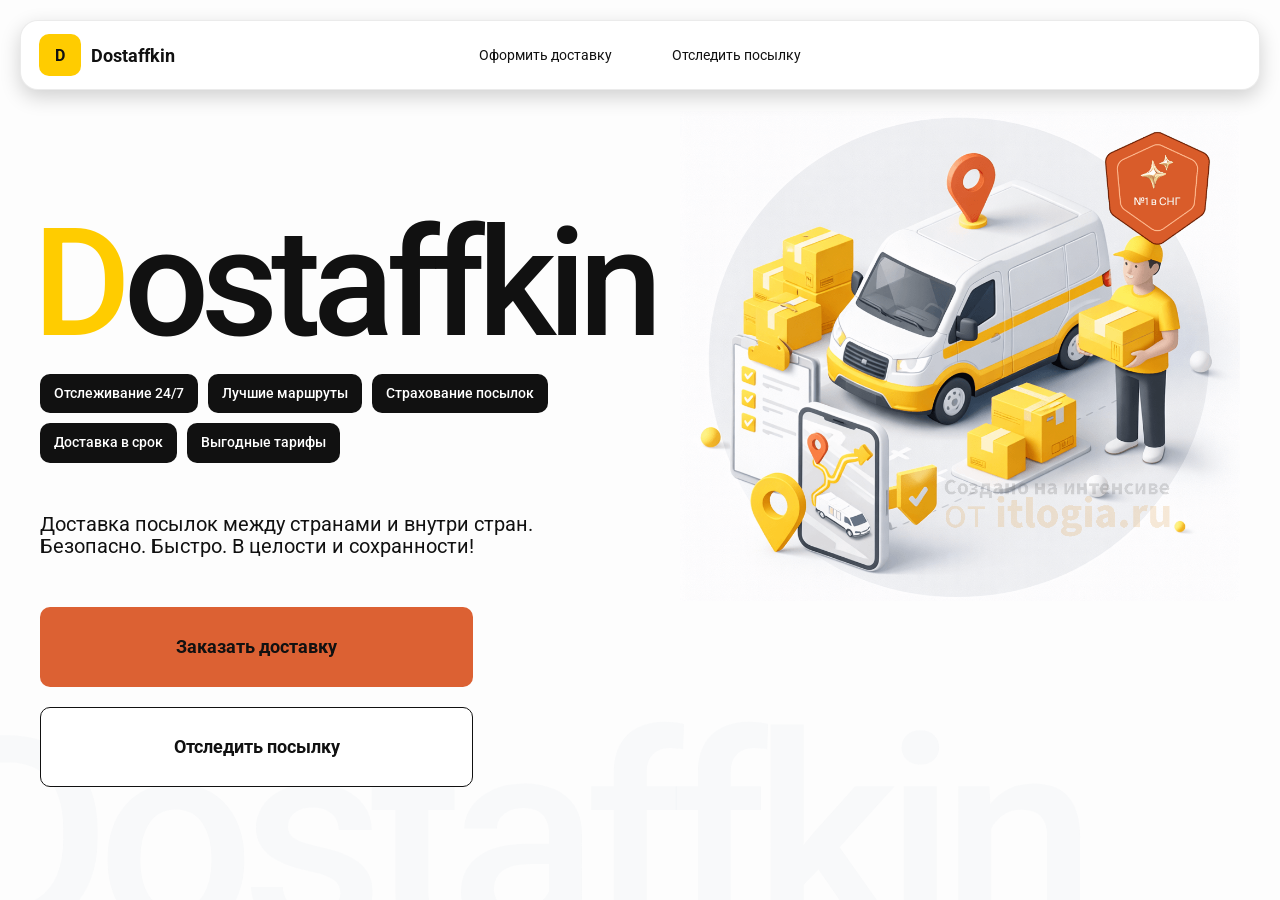
<file: index.html>
<!doctype html>
<html lang="ru">

<head>
    <meta charset="utf-8" />
    <meta name="viewport" content="width=device-width,initial-scale=1,maximum-scale=1,user-scalable=0" />

    <title>Dostaffkin — Доставка посылок между странами и внутри стран. Безопасно. Быстро. В целости и сохранности!
    </title>
    <link rel="stylesheet" href="styles/base.css" />
    <link rel="stylesheet" href="styles/base_adaptive.css" />
    <link rel="stylesheet" href="styles/index.css" />
    <link rel="stylesheet" href="styles/index_adaptive.css" />
</head>

<body>
    <div class="container">
        <header class="header">
            <a class="header-brand" href="#">
                <div class="header-logo">D</div>
                <div class="header-title">Dostaffkin</div>
            </a>
            <nav class="header-menu">
                <a class="header-link" href="order.html">Оформить <span>доставку</span></a>
                <a class="header-link" href="track.html">Отследить <span>посылку</span></a>
            </nav>
        </header>
        <main class="main">
            <section class="main-info">
                <div class="main-title">
                    <span>D</span>ostaffkin
                </div>
                <div class="main-features">
                    <div class="main-feature">Отслеживание 24/7</div>
                    <div class="main-feature">Лучшие маршруты</div>
                    <div class="main-feature">Страхование посылок</div>
                    <div class="main-feature">Доставка в срок</div>
                    <div class="main-feature">Выгодные тарифы</div>
                </div>
                <div class="main-description">
                    Доставка посылок между странами и внутри стран.
                    Безопасно. Быстро. В целости и сохранности!
                </div>
                <div class="main-actions">
                    <a class="button" type="button" href="./order.html">Заказать доставку</a>
                    <a class="button button-white" type="button" href="./track.html">Отследить посылку</a>
                </div>

            </section>
            <div class="main-title-ghost">Dostaffkin</div>
            <section class="main-image">
                <img src="images/main-image.png" alt="Main image" />
            </section>

        </main>

    </div>


</body>

</html>
</file>
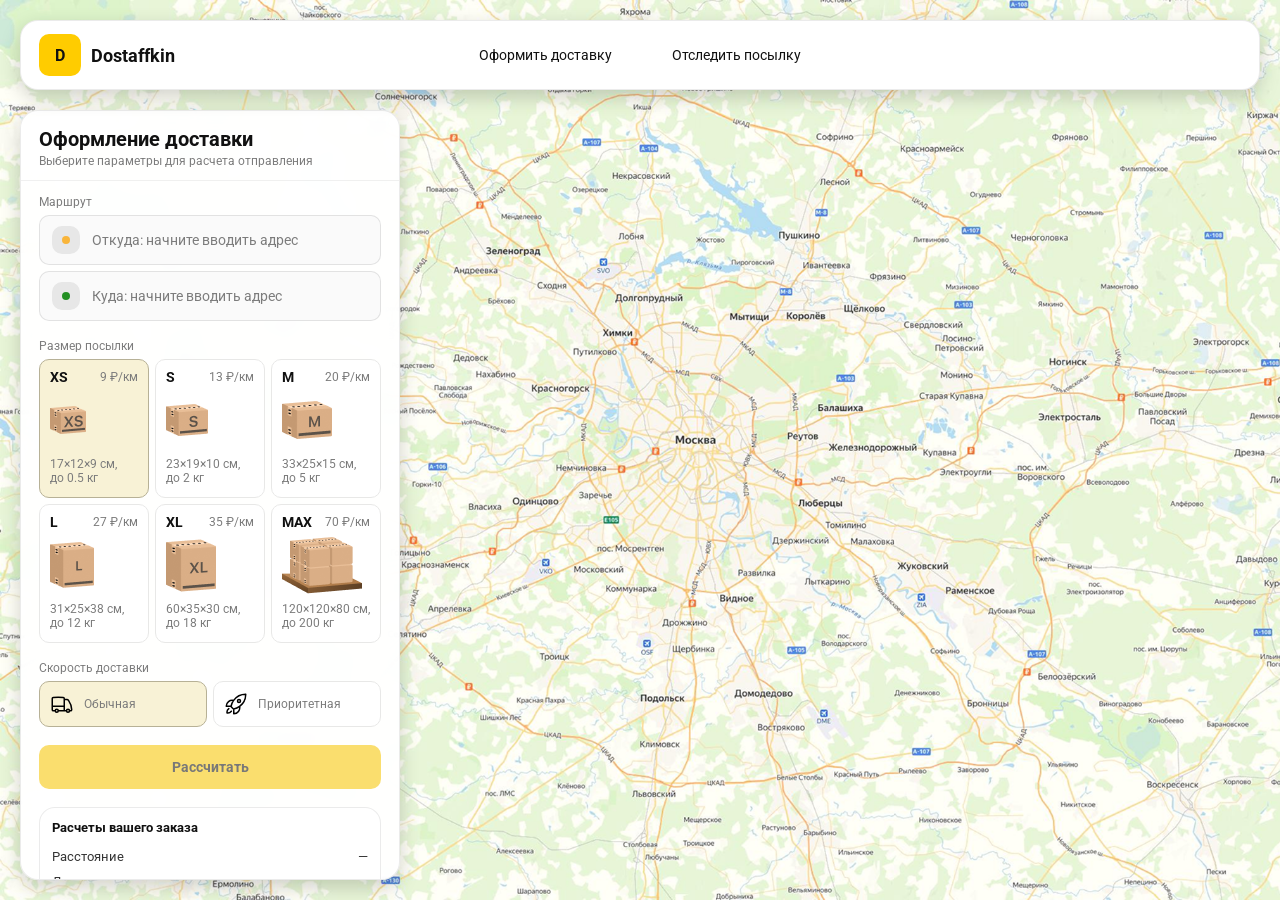
<file: order.html>
<!doctype html>
<html lang="ru">

<head>
    <meta charset="utf-8" />
    <meta name="viewport" content="width=device-width,initial-scale=1,maximum-scale=1,user-scalable=0" />
    <title>Оформление доставки</title>

    <link rel="stylesheet" href="styles/base.css" />
    <link rel="stylesheet" href="styles/base_adaptive.css" />

    <link rel="stylesheet" href="styles/order.css" />
    <link rel="stylesheet" href="styles/order_adaptive.css" />
</head>

<body>
    <div id="map"></div>

    <header class="header">
        <a class="header-brand" href="./index.html">
            <div class="header-logo">D</div>
            <div class="header-title">Dostaffkin</div>
        </a>
        <nav class="header-menu">
            <a class="header-link" href="#">Оформить <span>доставку</span></a>
            <a class="header-link" href="./track.html">Отследить <span>посылку</span></a>
        </nav>
    </header>
    <aside class="main" id="sidebar">
        <div class="main-header">
            <div class="main-title">Оформление доставки</div>
            <div class="main-text">Выберите параметры для расчета отправления</div>
        </div>
        <div class="main-content">
            <div class="main-route">
                <div class="main-block-title">Маршрут</div>
                <div class="main-fields">
                    <div class="main-field" id="fromField">
                        <div class="main-pin"></div>
                        <input id="from" placeholder="Откуда: начните вводить адрес" autocomplete="off" />
                        <div class="main-ac" id="fromAc" role="listbox" aria-label="Подсказки адресов"></div>
                    </div>

                    <div class="main-field" id="toField">
                        <div class="main-pin"></div>
                        <input id="to" placeholder="Куда: начните вводить адрес" autocomplete="off" />
                        <div class="main-ac" id="toAc" role="listbox" aria-label="Подсказки адресов"></div>
                    </div>
                </div>
            </div>
            <div class="main-package">
                <div class="main-block-title">Размер посылки</div>

                <div class="main-sizes">
                    <div class="main-size-card is-active" data-value="xs">
                        <div class="main-size-top">
                            <div class="main-size-label">XS</div>
                            <div class="main-size-rate">9 ₽/км</div>
                        </div>
                        <div class="main-size-media">
                            <img src="images/sizes/xs.png" alt="Короб XS" />
                        </div>
                        <div class="main-size-description">17×12×9 см,<br>до 0.5 кг</div>
                    </div>

                    <div class="main-size-card" data-value="s">
                        <div class="main-size-top">
                            <div class="main-size-label">S</div>
                            <div class="main-size-rate">13 ₽/км</div>
                        </div>
                        <div class="main-size-media">
                            <img src="images/sizes/s.png" alt="Короб S" />
                        </div>
                        <div class="main-size-description">23×19×10 см,<br>до 2 кг</div>
                    </div>

                    <div class="main-size-card" data-value="m">
                        <div class="main-size-top">
                            <div class="main-size-label">M</div>
                            <div class="main-size-rate">20 ₽/км</div>
                        </div>
                        <div class="main-size-media">
                            <img src="images/sizes/m.png" alt="Короб M" />
                        </div>
                        <div class="main-size-description">33×25×15 см,<br>до 5 кг</div>
                    </div>

                    <div class="main-size-card" data-value="l">
                        <div class="main-size-top">
                            <div class="main-size-label">L</div>
                            <div class="main-size-rate">27 ₽/км</div>
                        </div>
                        <div class="main-size-media">
                            <img src="images/sizes/l.png" alt="Короб L" />
                        </div>
                        <div class="main-size-description">31×25×38 см,<br>до 12 кг</div>
                    </div>

                    <div class="main-size-card" data-value="xl">
                        <div class="main-size-top">
                            <div class="main-size-label">XL</div>
                            <div class="main-size-rate">35 ₽/км</div>
                        </div>
                        <div class="main-size-media">
                            <img src="images/sizes/xl.png" alt="Короб XL" />
                        </div>
                        <div class="main-size-description">60×35×30 см,<br>до 18 кг</div>
                    </div>

                    <div class="main-size-card" data-value="max">
                        <div class="main-size-top">
                            <div class="main-size-label">MAX</div>
                            <div class="main-size-rate">70 ₽/км</div>
                        </div>
                        <div class="main-size-media main-size-media-palleta">
                            <img src="images/sizes/max.png" alt="Паллета" />
                        </div>
                        <div class="main-size-description">120×120×80 см,<br>до 200 кг</div>
                    </div>
                </div>
            </div>
            <div class="main-speed">
                <div class="main-block-title">Скорость доставки</div>

                <div class="main-speeds">
                    <div class="main-speed-card is-active" data-value="regular">
                        <img class="main-speed-media" src="images/icons/regular.svg" alt="Regular" />
                        <div class="main-speed-description">Обычная</div>
                    </div>
                    <div class="main-speed-card" data-value="fast">
                        <img class="main-speed-media" src="images/icons/fast.svg" alt="Fast" />
                        <div class="main-speed-description">Приоритетная</div>
                    </div>

                </div>
            </div>
            <div class="main-calculate-block">
                <button id="calc" class="button calculate-button" type="button" disabled>Рассчитать</button>
            </div>
            <div class="main-result" id="result">
                <div class="main-result-title">Расчеты вашего заказа</div>
                <div class="main-result-lines">
                    <div class="main-result-line"><span>Расстояние</span><span id="distanceValue">—</span></div>
                    <div class="main-result-line"><span>Доставим через</span><span id="durationValue">—</span></div>
                    <div class="main-result-line"><span>Тариф</span><span id="rateValue">—</span></div>
                </div>
                <div class="main-price">
                    <div class="main-price-label">Итого</div>
                    <div class="main-price-value" id="totalValue">—</div>
                </div>
            </div>
            <div class="main-order-box">
                <div class="main-order-form" id="orderForm">
                    <div class="main-order-title">Оформление доставки</div>
                    <div class="main-block-info-row">
                        <div class="main-block-title">Контакты</div>
                        <div class="order-fields">
                            <div class="main-field">
                                <input id="customerName" placeholder="Ваше имя" autocomplete="off" />
                            </div>
                            <div class="main-field">
                                <input id="customerPhone" placeholder="Ваш телефон" autocomplete="off"
                                    inputmode="tel" />
                            </div>
                        </div>
                    </div>
                    <div class="main-block-info-row extra-info">
                        <div class="main-block-title">Дополнительная информация</div>
                        <div class="main-field textarea">
                            <textarea id="comment" placeholder="Детали доставки и комментарии"></textarea>
                        </div>
                    </div>
                    <button id="submit" class="button main-submit-request" type="button" disabled>Отправить
                        заявку
                    </button>
                </div>

                <div class="main-order-success" id="orderSuccess">
                    <div class="main-success-icon">✓</div>
                    <div class="main-success-title">Заявка отправлена!</div>
                    <div class="main-success-title">Номер отправления – <span id="orderId"></span></div>
                    <div class="main-success-subtitle">Мы скоро свяжемся с вами</div>
                </div>
            </div>
        </div>
    </aside>
</body>

</html>
</file>
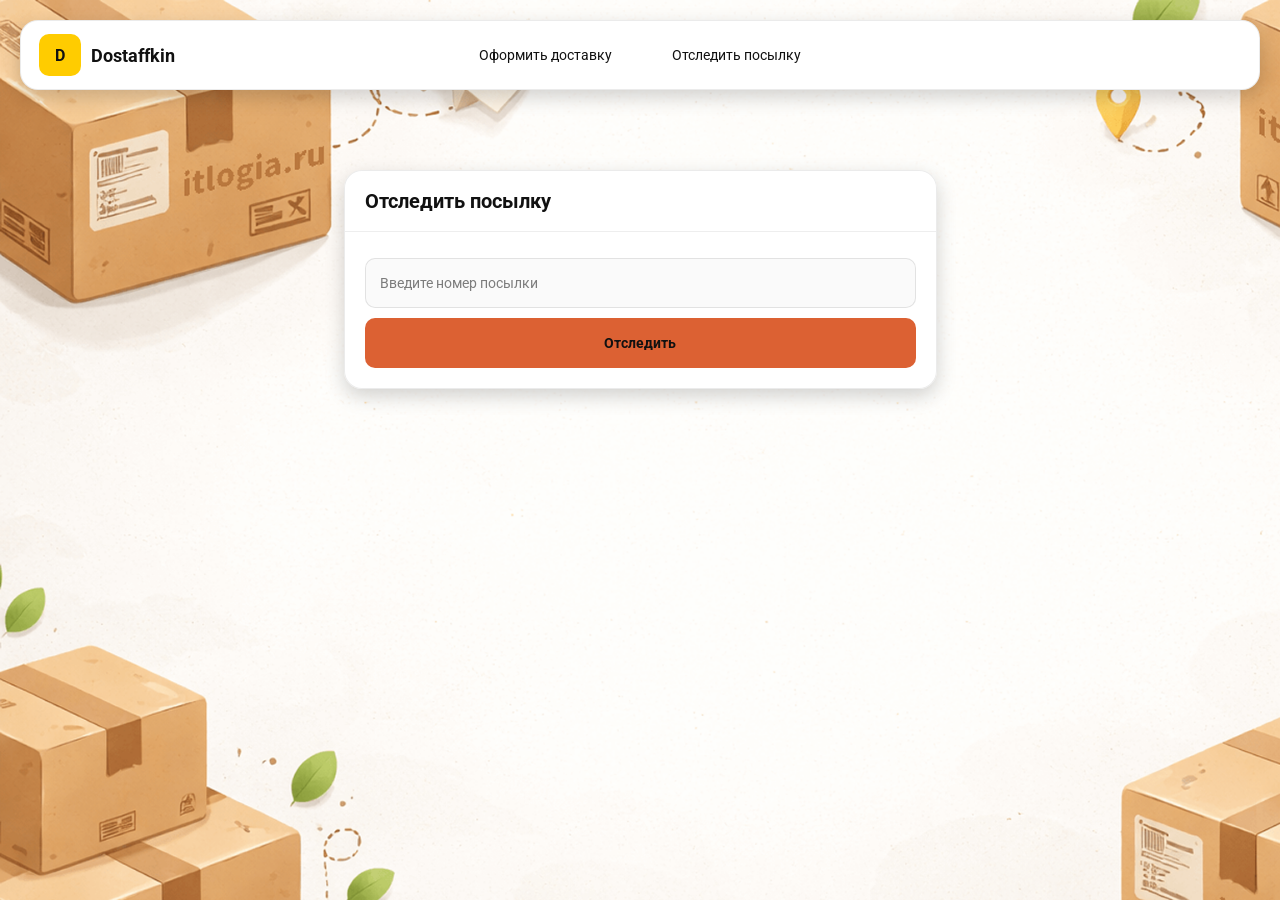
<file: track.html>
<!doctype html>
<html lang="ru">

<head>
    <meta charset="utf-8" />
    <meta name="viewport" content="width=device-width,initial-scale=1,maximum-scale=1,user-scalable=0" />
    <title>Отследить посылку</title>
    <link rel="stylesheet" href="styles/base.css" />
    <link rel="stylesheet" href="styles/base_adaptive.css" />

    <link rel="stylesheet" href="styles/track.css" />
    <link rel="stylesheet" href="styles/track_adaptive.css" />
</head>

<body>
    <div class="container">
        <header class="header">
            <a class="header-brand" href="./index.html">
                <div class="header-logo">D</div>
                <div class="header-title">Dostaffkin</div>
            </a>
            <nav class="header-menu">
                <a class="header-link" href="./order.html">Оформить <span>доставку</span></a>
                <a class="header-link" href="#">Отследить <span>посылку</span></a>
            </nav>
        </header>
        <main class="track-content">
            <section class="track-card track-search">
                <div class="track-title">Отследить посылку</div>
                <div class="track-action">
                    <div class="main-field track-field">
                        <input id="trackNumber" placeholder="Введите номер посылки" autocomplete="off" />
                    </div>
                    <button id="trackButton" class="button track-button" type="button">Отследить</button>
                </div>
            </section>
            <section class="track-card track-result" id="trackResult">
                <div class="track-result-header">
                    <div class="track-id" id="trackIdValue"></div>
                    <div class="track-routes">
                        <div class="track-route">
                            <div class="track-route-pin">
                                <svg xmlns="http://www.w3.org/2000/svg" fill="none" viewBox="0 0 24 24"
                                    stroke-width="1.5" stroke="orange" class="size-6">
                                    <path stroke-linecap="round" stroke-linejoin="round"
                                        d="M15 10.5a3 3 0 1 1-6 0 3 3 0 0 1 6 0Z" />
                                    <path stroke-linecap="round" stroke-linejoin="round"
                                        d="M19.5 10.5c0 7.142-7.5 11.25-7.5 11.25S4.5 17.642 4.5 10.5a7.5 7.5 0 1 1 15 0Z" />
                                </svg>
                            </div>
                            <div class="track-route-address" id="trackFromValue">
                                Откуда: Москва, улица Арбат, 1
                            </div>
                        </div>
                        <div class="track-route track-route-arrow">
                            <svg xmlns="http://www.w3.org/2000/svg" fill="none" viewBox="0 0 24 24" stroke-width="1.5"
                                stroke="currentColor" class="size-6">
                                <path stroke-linecap="round" stroke-linejoin="round"
                                    d="M19.5 13.5 12 21m0 0-7.5-7.5M12 21V3" />
                            </svg>
                        </div>
                        <div class="track-route">
                            <div class="track-route-pin">
                                <svg xmlns="http://www.w3.org/2000/svg" fill="none" viewBox="0 0 24 24"
                                    stroke-width="1.5" stroke="green" class="size-6">
                                    <path stroke-linecap="round" stroke-linejoin="round"
                                        d="M15 10.5a3 3 0 1 1-6 0 3 3 0 0 1 6 0Z" />
                                    <path stroke-linecap="round" stroke-linejoin="round"
                                        d="M19.5 10.5c0 7.142-7.5 11.25-7.5 11.25S4.5 17.642 4.5 10.5a7.5 7.5 0 1 1 15 0Z" />
                                </svg>
                            </div>
                            <div class="track-route-address" id="trackToValue">
                                Куда: Минск, проспект Независимости, 58
                            </div>
                        </div>
                    </div>
                </div>
                <div class="track-info">
                    <div class="track-status-title">Статус данной посылки:</div>
                    <div class="track-status-list" id="trackStatusList">


                        <div class="track-status created">
                            <img src="images/icons/created.svg" class="track-status-icon" alt="Created">
                            <div class="track-status-text">
                                <div class="track-status-text-state">Создан</div>
                                <div class="track-status-text-date">10.01.2026</div>
                            </div>
                        </div>

                        <div class="track-status in-way">
                            <img src="images/icons/in-way.svg" class="track-status-icon" alt="In way">
                            <div class="track-status-text">
                                <div class="track-status-text-state">В пути: Москва</div>
                                <div class="track-status-text-date">18.01.2026</div>
                            </div>
                        </div>

                        <div class="track-status ready">
                            <img src="images/icons/ready.svg" class="track-status-icon" alt="Ready">
                            <div class="track-status-text">
                                <div class="track-status-text-state">Готов к выдаче</div>
                                <div class="track-status-text-date">25.01.2026</div>
                            </div>
                        </div>

                        <div class="track-status done">
                            <img src="images/icons/done.svg" class="track-status-icon" alt="Done">
                            <div class="track-status-text">
                                <div class="track-status-text-state">Вручен</div>
                                <div class="track-status-text-date">27.01.2026</div>
                            </div>
                        </div>

                    </div>
                </div>
            </section>
        </main>
    </div>
</body>

</html>
</file>
<file: styles/base.css>
*,
*::before,
*::after {
    box-sizing: border-box;
}

@font-face {
    font-family: "Roboto";
    src: url("../fonts/Roboto-Regular.ttf");
    font-weight: normal;
}

@font-face {
    font-family: "Roboto";
    src: url("../fonts/Roboto-Bold.ttf");
    font-weight: bold;
}

@font-face {
    font-family: "Roboto";
    src: url("../fonts/Roboto-Medium.ttf");
    font-weight: 500;
}

html,
body {
    margin: 0;
    color: #111111;
    font-family: "Roboto", sans-serif;
}

body {
    background: #FDFDFD;
}

.header {
    border-radius: 18px;
    box-shadow: 0 7px 20px 0 #0000002E;
    backdrop-filter: blur(10px);
    background: #ffffff;
    left: 20px;
    border: 1px solid rgba(0, 0, 0, 0.08);
    position: fixed;
    right: 20px;
    top: 20px;
    padding: 14px 18px;
    height: 70px;
    display: flex;
    align-items: center;
    z-index: 6;
}

.header-brand {
    display: flex;
    align-items: center;
    text-decoration: none;
    gap: 10px;
}

.header-logo {
    width: 42px;
    height: 42px;
    border-radius: 10px;
    background: #FFCC00;
    display: grid;
    place-items: center;
    font-weight: bold;
    color: #111;
}

.header-title {
    font-size: 18px;
    font-weight: bold;
    color: #111111;
    text-decoration: none;
}

.header-menu {
    display: flex;
    align-items: center;
    gap: 60px;
    margin: 0;
    position: absolute;
    left: 50%;
    transform: translateX(-50%);
}

.header-link {
    font-size: 14px;
    color: #111111;
    text-decoration: none;
}
.button {
    border: 0;
    outline: none;
    height: 44px;
    border-radius: 10px;
    font-size: 14px;
    font-weight: bold;
    cursor: pointer;
    font-family: inherit;
    transition: transform .08s ease, opacity .12s ease;
    background: #DC6133;
    color: #111111;
    text-align: center;
    text-decoration: none;
}

.button:hover {
    background-color: #E5BC19;
}

.button:disabled {
    cursor: not-allowed;
    background-color: #FADE6E;
    color: #787878;
    transform: none;
}

.button.button-white {
    background: #ffffff;
    border: 1px solid #111111;
}

.button.button-white:hover {
    background: rgb(241 241 241);
}
.main-field {
display: flex;
align-items: center;
margin-top: 6px;
gap: 10px;
border: 1px solid #1111111A;
background: #FAFAFA;
border-radius: 10px;
padding: 10px 12px;
position: relative;
box-sizing: border-box;
height: 50px;
}

.main-field.textarea {
height: auto;
}

.main-pin {
width: 28px;
height: 28px;
border-radius: 10px;
background: rgba(17, 17, 17, 0.08);
display: grid;
place-items: center;
flex: 0 0 auto;
position: relative;
}

.main-pin::before {
content: "";
width: 8px;
height: 8px;
border-radius: 999px;
background: orange;
opacity: .75;
display: block;
}

.main-field:last-child .main-pin::before {
background: green;
opacity: .85;
}

input,
textarea {
width: 100%;
border: 0;
outline: none;
background: transparent;
font-size: 14px;
color: #111111;
font-family: inherit;
}

textarea {
resize: vertical;
min-height: 72px;
padding: 2px 0;
}

input::placeholder,
textarea::placeholder {
color: #7C7C7C;
}

.main-field:focus-within {
border-color: rgba(0, 0, 0, 0.20);
box-shadow: 0 0 0 4px rgba(255, 204, 0, 0.35);
background: rgba(255, 255, 255, 0.75);
}
</file>
<file: styles/base_adaptive.css>
@media (max-width: 767px) {
    .header {
        left: 10px;
        right: 10px;
        top: 10px;
    }

    .header-link span {
        display: none;
    }

    .header-menu {
        gap: 20px;
        justify-content: flex-start;
        margin: 0 0 0 30px;
        position: static;
        transform: none;
    }
}

@media (max-width: 420px) {
    .header-title {
        display: none;
    }
}

@media (max-width: 374px) {
    .header-menu {
        gap: 10px;
        margin: 0 0 0 10px;
    }
}
</file>
<file: styles/index.css>
.container {
    overflow: hidden;
    min-height: 100vh;
}
.main {
    padding: 111px 40px 40px;
    position: relative;
    display: flex;
}
.main-info {
    max-width: 840px;
    width: 100%;
    position: relative;
}
.main-title {
    margin-top: 98px;
    font-weight: 500;
    font-size: 200px;
    line-height: 1;
    letter-spacing: -0.05em;
    color: #111111;
    left: -15px;
    position: relative;
}

.main-title span {
    color: #ffcc00;
}
.main-features {
    margin-top: 15px;
    display: flex;
    flex-wrap: wrap;
    gap: 10px;
}

.main-feature {
    background: #111111;
    color: #ffffff;
    padding: 12px 14px;
    font-weight: 500;
    font-size: 14px;
    line-height: 1.1;
    border-radius: 10px;
}
.main-description {
    margin-top: 50px;
    max-width: 500px;
    font-size: 20px;
    line-height: 1.1;
    color: #111111;
}
.main-actions {
    margin-top: 50px;
    display: flex;
    flex-direction: column;
    gap: 20px;
}

.main-actions .button {
    height: 80px;
    width: 433px;
    font-size: 18px;
    font-weight: bold;
    place-items: center;
    display: grid;
}

.main-title-ghost {
    position: absolute;
    z-index: -1;
    left: -70px;
    bottom: -150px;
    font-weight: 500;
    font-size: 278px;
    line-height: 1;
    letter-spacing: -0.05em;
    color: #ECEDF04D;
}
.main-image {
    width: 1024px;
    top: 100px;
    z-index: -2;
}

.main-image img {
    width: 100%;
    max-width: 1024px;
    height: auto;
    display: block;
}
@media (max-width: 570px) {
    .main-title {
        font-size: 88px;
    }

    .main-description {
        max-width: 100%
    }

    .main-actions {
       width: 100%;
    }

    .main-actions .button {
        width: 100%;
        max-width: 100%
    }

    .main-image {
        max-width: 650px;
        position: absolute;
        left: 170px;
        top: 70px;
        opacity: 0.2;
    }
}
@media (max-width: 400px) {
    .main-title {
        font-size: 70px;
    }
}
</file>
<file: styles/index_adaptive.css>
@media (max-width: 1760px) {
    .main-title {
        font-size: 150px;
        left: -7px;
    }

    .main-info {
        max-width: 640px;
    }
}
@media (max-width: 1200px) {
    .main-info {
        max-width: 540px;
    }

    .main {
        padding: 111px 20px 20px;
    }

    .main-title {
        font-size: 120px;
        left: -4px;
    }

    .main-title-ghost {
        font-size: 220px;
    }
}
@media (max-width: 1024px) {
    .main-title {
        margin-top: 30px;
    }

    .main {
        flex-direction: column-reverse;
    }

    .main-image {
        max-width: 350px;
        position: absolute;
        left: 370px;
        top: 370px;
    }

    .main-info {
        max-width: 100%;
    }

    .main-actions {
        gap: 10px;
    }

    .main-actions .button {
        height: 50px;
        font-size: 14px;
        width: auto;
        max-width: 300px;
    }

    .main-description {
        max-width: 350px;
    }
}
@media (max-width: 570px) {
    .main-title {
        font-size: 88px;
    }

    .main-description {
        max-width: 100%
    }

    .main-actions {
       width: 100%;
    }

    .main-actions .button {
        width: 100%;
        max-width: 100%
    }

    .main-image {
        max-width: 650px;
        position: absolute;
        left: 170px;
        top: 70px;
        opacity: 0.2;
    }
}
@media (max-width: 400px) {
    .main-title {
        font-size: 70px;
    }
}
</file>
<file: styles/order.css>
#map {
    background-image: url("../images/order-bg.png");
    background-size: cover;
    position: fixed;
    inset: 0;
}
.main {
    border-radius: 18px;
    box-shadow: 0 7px 20px 0 #0000002E;
    backdrop-filter: blur(10px);
    background: rgba(255, 255, 255, 0.96);
    left: 20px;
    border: 1px solid rgba(0, 0, 0, 0.08);
    position: fixed;
    top: 110px;
    bottom: 20px;
    width: 380px;
    display: flex;
    flex-direction: column;
    overflow: hidden;
    z-index: 5;
}
.main-header {
    padding: 18px 18px 12px 18px;
    border-bottom: 1px solid rgba(0, 0, 0, 0.06);
    display: flex;
    flex-direction: column;
}

.main-title {
    font-size: 20px;
    line-height: 100%;
    font-weight: bold;
}

.main-text {
    font-size: 12px;
    margin-top: 5px;
    color: #7C7C7C;
}
.main-content {
    padding: 14px 18px 18px 18px;
    overflow: auto;
    scrollbar-width: none;
    display: flex;
    flex-direction: column;
    gap: 18px;
    flex: 1;
}
.main-block-title {
    font-size: 12px;
    color: #7C7C7C;
}

.main-route .main-block-title,
.main-package .main-block-title {
    margin-bottom: 6px;
}
.main-field {
    display: flex;
    align-items: center;
    margin-top: 6px;
    gap: 10px;
    border: 1px solid #1111111A;
    background: #FAFAFA;
    border-radius: 10px;
    padding: 10px 12px;
    position: relative;
    box-sizing: border-box;
    height: 50px;
}

.main-field.textarea {
    height: auto;
}

.main-pin {
    width: 28px;
    height: 28px;
    border-radius: 10px;
    background: rgba(17, 17, 17, 0.08);
    display: grid;
    place-items: center;
    flex: 0 0 auto;
    position: relative;
}

.main-pin::before {
    content: "";
    width: 8px;
    height: 8px;
    border-radius: 999px;
    background: orange;
    opacity: .75;
    display: block;
}

.main-field:last-child .main-pin::before {
    background: green;
    opacity: .85;
}

input, textarea {
    width: 100%;
    border: 0;
    outline: none;
    background: transparent;
    font-size: 14px;
    color: #111111;
    font-family: inherit;
}

textarea {
    resize: vertical;
    min-height: 72px;
    padding: 2px 0;
}

input::placeholder, textarea::placeholder {
    color: #7C7C7C;
}

.main-field:focus-within {
    border-color: rgba(0, 0, 0, 0.20);
    box-shadow: 0 0 0 4px rgba(255, 204, 0, 0.35);
    background: rgba(255, 255, 255, 0.75);
}
.main-sizes {
    display: grid;
    gap: 6px;
    grid-template-columns: repeat(3, 1fr);
}

.main-size-card {
    border: 1px solid #E8E8E7;
    background: #FFFFFF;
    border-radius: 10px;
    padding: 10px;
    cursor: pointer;
    user-select: none;
    transition: transform .08s ease, border-color .12s ease, background .12s ease;
    min-height: 139px;
}

.main-size-card:hover {
    transform: translateY(-1px);
}

.main-size-card.is-active {
    background-color: #F8F2D6;
    border-color: #B7B196;
}

.main-size-top {
    display: flex;
    align-items: center;
    justify-content: space-between;
}

.main-size-label {
    font-weight: bold;
    font-size: 14px;
    color: #111111;
    line-height: 100%;
}

.main-size-rate {
    font-size: 12px;
    color: #7C7C7C;
    line-height: 100%;
}

.main-size-media {
    margin-top: 8px;
    height: 57px;
}

.main-size-description {
    margin-top: 8px;
    font-size: 12px;
    color: #7C7C7C;
    line-height: 1.2;
}
.calculate-button {
    width: 100%;
}
.main-result {
    border: 1px solid rgba(0, 0, 0, 0.08);
    background: rgba(255, 255, 255, 0.75);
    border-radius: 16px;
    padding: 12px;
    line-height: 1.25;
}

.main-result-title {
    font-weight: bold;
    font-size: 13px;
    color: #111111;
    margin-bottom: 13px;
}

.main-result-lines {
    gap: 8px;
    display: flex;
    flex-direction: column;
}

.main-result-line {
    font-size: 13px;
    color: rgba(17, 17, 17, 0.85);
    display: flex;
    justify-content: space-between;
}

.main-price {
    margin-top: 18px;
    padding-top: 10px;
    border-top: 1px dashed rgba(0, 0, 0, 0.12);
    display: flex;
    align-items: baseline;
    justify-content: space-between;
}

.main-price-label {
    font-size: 12px;
    color: rgba(17, 17, 17, 0.55);
}

.main-price-value {
    font-size: 20px;
    font-weight: bold;
    color: #111111;
    letter-spacing: -0.3px;
}
.main-order-box {
    background: #ffffff;
    border: 1px solid #E8E8E7;
    border-radius: 10px;
    padding: 12px;
}

.main-order-title {
    margin-bottom: 8px;
    font-weight: bold;
    font-size: 14px;
    color: #111111;
}

.main-block-info {
    display: flex;
    flex-direction: column;
    gap: 6px;
}

.order-fields {
    display: grid;
    grid-template-columns: 1fr 1fr;
    column-gap: 10px;
    margin-top: 6px;
}

.main-block-info-row.extra-info {
    display: block;
    margin-top: 13px;
}

.main-submit-request {
    width: 100%;
    margin-top: 6px;
}

.main-order-success {
    display: none;
    text-align: center;
    padding: 22px 12px;
    gap: 12px;
}

.main-order-success.is-visible {
    display: flex;
    flex-direction: column;
    align-items: center;
}

.main-success-icon {
    width: 56px;
    height: 56px;
    border-radius: 50%;
    background: #16a34a;
    color: #ffffff;
    display: grid;
    place-items: center;
    font-size: 30px;
}

.main-success-title {
    font-size: 14px;
    font-weight: bold;
    color: #111111;
}

.main-success-subtitle {
    font-size: 12px;
    color: rgba(17, 17, 17, 0.55);
    line-height: 1.3;
}
.main-speed .main-block-title {
    margin-bottom: 6px;
}

.main-speeds {
    display: grid;
    gap: 6px;
    grid-template-columns: repeat(2, 1fr);
}

.main-speed-card {
    border: 1px solid #E8E8E7;
    background: #FFFFFF;
    border-radius: 10px;
    padding: 10px;
    cursor: pointer;
    user-select: none;
    transition: transform .08s ease, border-color .12s ease, background .12s ease;
    display: flex;
    align-items: center;
    gap: 10px;
}

.main-speed-card:hover {
    transform: translateY(-1px);
}

.main-speed-card.is-active {
    background-color: #F8F2D6;
    border-color: #B7B196;
}

.main-speed-description {
    font-size: 12px;
    color: #7C7C7C;
    line-height: 1.2;
}
</file>
<file: styles/order_adaptive.css>
@media (max-width: 767px) {
    .main {
        left: 10px;
        right: 10px;
        top: 50%;
        bottom: 12px;
        width: auto;
        max-width: none;
    }
}

@media (max-width: 420px) {
    .main-sizes {
        grid-template-columns: repeat(2, 1fr);
    }
}
</file>
<file: styles/track.css>
.container {
    background: #F4F4F4 url("../images/track-bg.png");
    background-size: cover;
    min-height: 100vh;
    padding: 170px 0 50px 0;
}
.track-content {
    width: 593px;
    margin: 0 auto;
}
.track-card {
    width: 100%;
    border-radius: 18px;
    box-shadow: 0 7px 20px 0 #0000002E;
    backdrop-filter: blur(10px);
    background: rgba(255, 255, 255, 0.96);
    border: 1px solid rgba(0, 0, 0, 0.08);
}

.track-title {
    font-size: 20px;
    line-height: 100%;
    font-weight: bold;
    border-bottom: 1px solid #EEEEEE;
    padding: 20px;
}

.track-action {
    padding: 20px;
}

.track-button {
    width: 100%;
    height: 50px;
}

.track-field {
    margin-bottom: 10px;
}
.track-result {
    margin-top: 5px;
    display: none;
}

.track-result.is-visible {
    display: block;
}

.track-result-header {
    font-weight: bold;
    font-size: 14px;
    color: #111111;
    padding: 20px;
    border-bottom: 1px solid #EEEEEE;
}

.track-id {
    margin-bottom: 12px;
    font-size: 20px;
}

.track-routes {
    display: flex;
    flex-direction: column;
    gap: 10px;
    font-weight: normal;
}

.track-route {
    display: flex;
    align-items: center;
    gap: 10px;
}

.track-route-pin {
    width: 24px;
    height: 24px;
    flex-shrink: 0;
}

.track-route-arrow {
    padding: 15px 0;
    width: 24px;
    height: 24px;
}

.track-info {
    padding: 20px;
}

.track-status {
    display: flex;
    align-items: center;
    font-size: 12px;
    gap: 10px;
}

.track-status-title {
    font-size: 14px;
    color: #111111;
    margin-bottom: 20px;
}

.track-status-list {
    display: flex;
    flex-direction: column;
    gap: 15px;
}

.track-status-icon {
    width: 40px;
    height: 40px;
    border-radius: 50%;
    background: rgba(17, 17, 17, 0.08);
    display: grid;
    place-items: center;
    flex: 0 0 auto;
}

.track-status.created .track-status-icon {
    background-color: #F1CB00;
}

.track-status.in-way .track-status-icon {
    background-color: #F08A11;
}

.track-status.ready .track-status-icon {
    background-color: #A35D0A;
}

.track-status.done .track-status-icon {
    background-color: #37C93B;
}

.track-status-text {
    display: flex;
    align-items: center;
    justify-content: space-between;
    color: #111111;
    font-size: 12px;
    flex: 1;
}

.track-status-date {
    color: rgba(17, 17, 17, 0.55);
}
</file>
<file: styles/track_adaptive.css>
@media (max-width: 767px) {
    .container {
        padding: 130px 0 50px 0;
    }

    .track-content {
        width: 100%;
        padding-left: 10px;
        padding-right: 10px;
    }

    .track-result-header {
        padding: 20px;
    }
}
</file>
